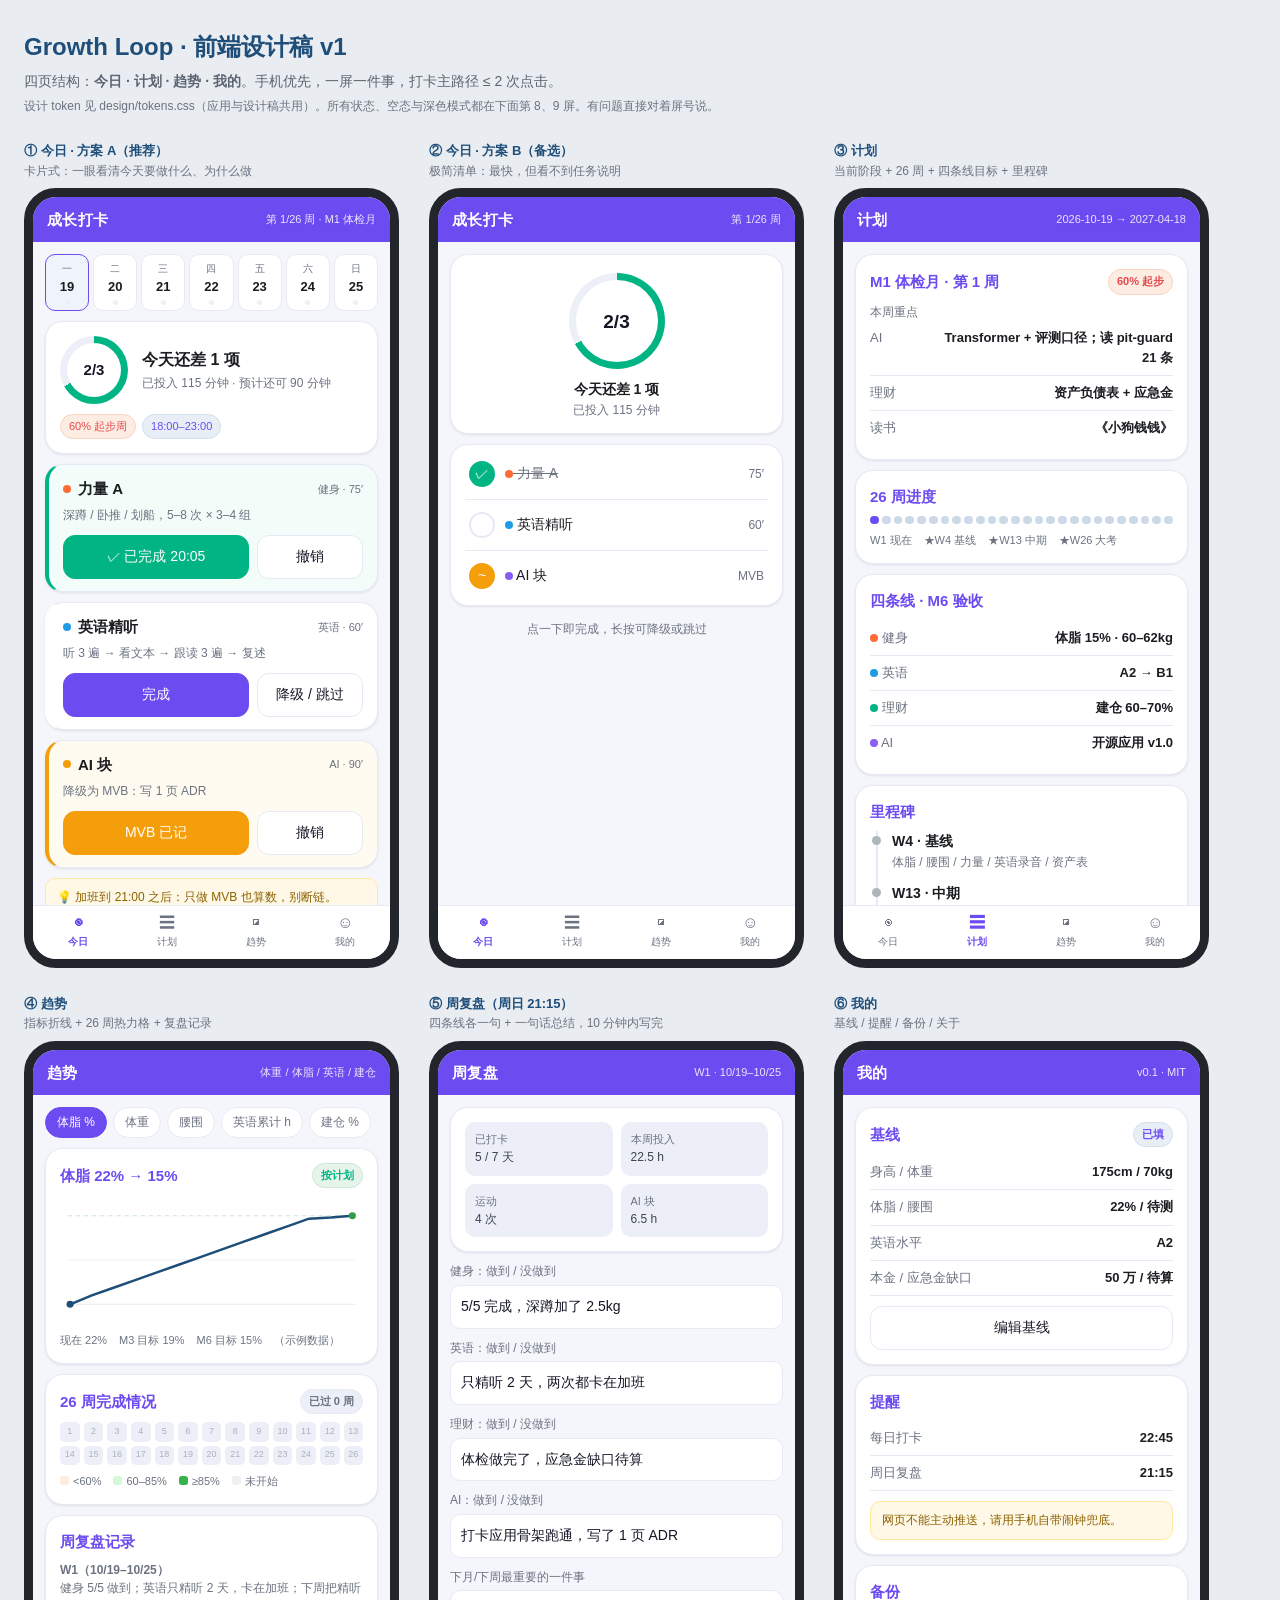
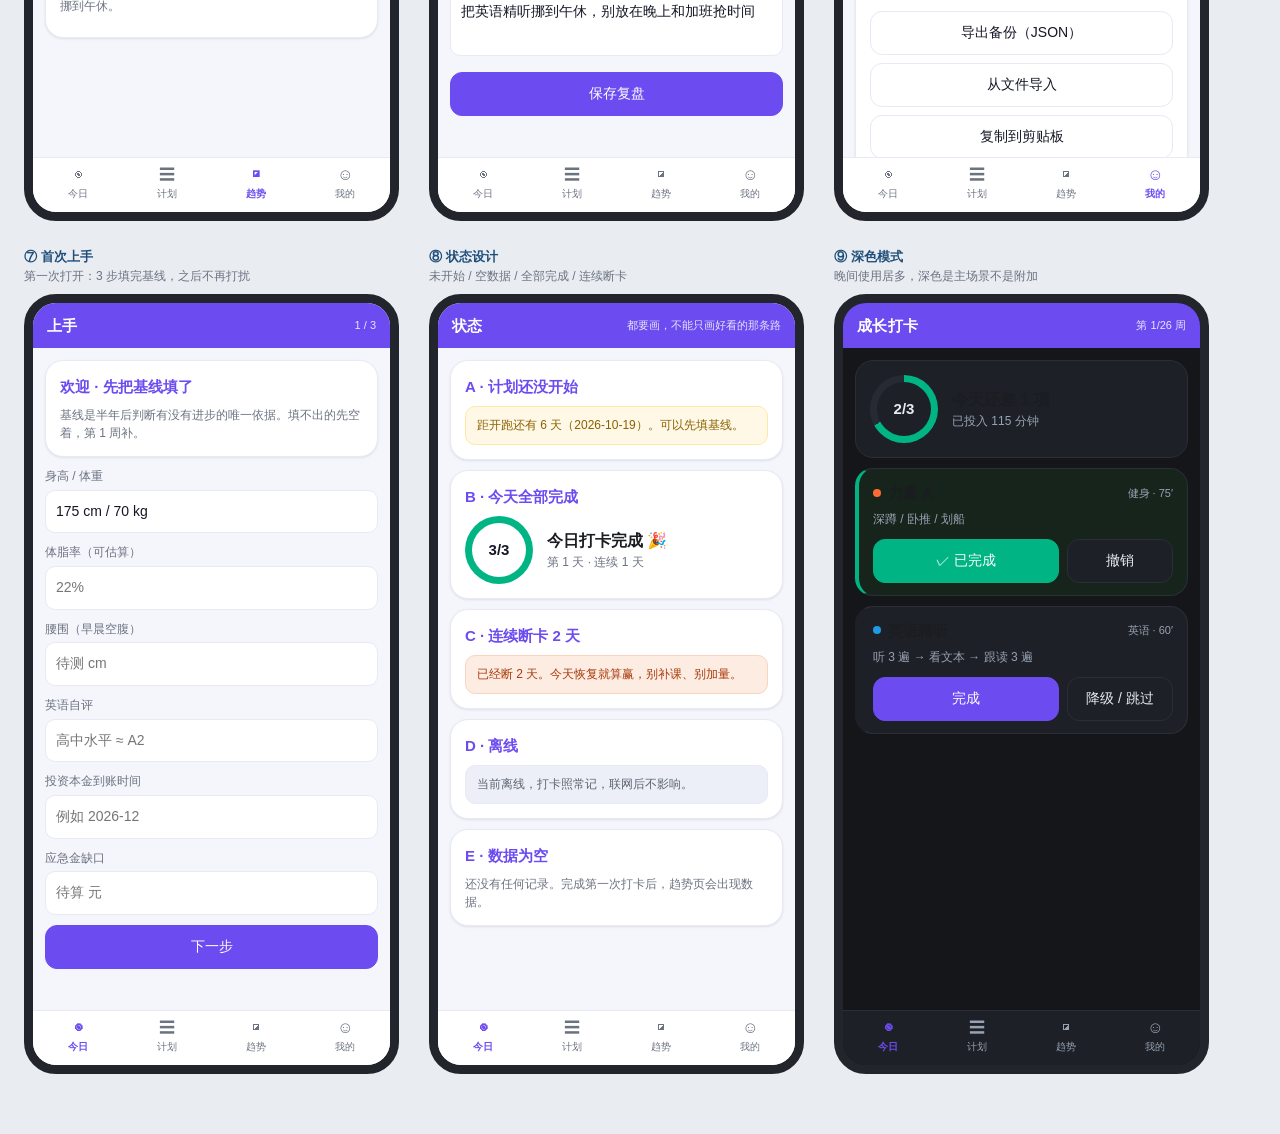
<file: design/mockup.html>
<!DOCTYPE html>
<html lang="zh-CN">
<head>
<meta charset="utf-8">
<meta name="viewport" content="width=device-width, initial-scale=1">
<title>Growth Loop · 前端设计稿 v1</title>
<link rel="stylesheet" href="tokens.css">
<link rel="stylesheet" href="themes.css">
<style>
  * { box-sizing: border-box; }
  body {
    margin: 0; padding: 28px 24px 60px;
    background: #e9edf2; color: #1b1d21;
    font: 14px/1.55 -apple-system, "PingFang SC", "Microsoft YaHei", Arial, sans-serif;
  }
  .board-head { max-width: 1500px; margin: 0 auto 26px; }
  .board-head h1 { font-size: 24px; margin: 0 0 6px; color: #1f4e79; }
  .board-head p { margin: 4px 0; color: #5b6470; }
  .board-head .k { font-size: 12px; color: #6b7280; }
  .grid { max-width: 1500px; margin: 0 auto; display: flex; flex-wrap: wrap; gap: 26px 30px; align-items: flex-start; }
  figure { margin: 0; }
  figcaption { margin-bottom: 8px; font-size: 13px; }
  figcaption b { color: #1f4e79; }
  figcaption span { display: block; color: #6b7280; font-size: 12px; }
  .scr {
    width: 375px; height: 780px; background: var(--bg);
    border: 9px solid #22262c; border-radius: 32px; overflow: hidden;
    display: flex; flex-direction: column;
  }
  .hd {
    display: flex; align-items: center; justify-content: space-between;
    background: var(--brand); color: #fff; padding: 11px 14px; flex: 0 0 auto;
  }
  .hd b { font-size: 15px; letter-spacing: .3px; }
  .hd i { font-style: normal; font-size: 11px; opacity: .85; }
  .bd { flex: 1 1 auto; padding: 12px; overflow: hidden; }
  .bd.scroll { overflow-y: auto; }
  .tabbar b s { font-size: 16px; }
  .badges { display: flex; flex-wrap: wrap; gap: 6px; margin: 0 0 10px; }
  .prog { display: flex; align-items: center; gap: 14px; }
  .prog .txt b { font-size: 16px; }
  .chart { width: 100%; height: 128px; display: block; }
  .chips { display: flex; gap: 6px; flex-wrap: wrap; margin-bottom: 10px; }
  .chip { font-size: 12px; padding: 5px 11px; border-radius: 999px; border: 1px solid var(--line); background: var(--card); color: var(--muted); }
  .chip.on { background: var(--brand); border-color: var(--brand); color: #fff; }
  .field { margin-bottom: 10px; }
  .field label { display: block; font-size: 12px; color: var(--muted); margin-bottom: 4px; }
  .field input, .field textarea {
    width: 100%; padding: 10px; border: 1px solid var(--line); border-radius: 10px;
    font: inherit; font-size: 14px; background: var(--card); color: var(--text);
  }
  .field textarea { min-height: 56px; resize: none; }
  .four { display: grid; grid-template-columns: 1fr 1fr; gap: 8px; }
  .mini {
    background: var(--fill); border-radius: 10px; padding: 9px 10px; font-size: 12px; color: #3d444d;
  }
  .mini b { display: block; font-size: 11px; color: var(--muted); font-weight: 500; }
  .kv { display: flex; justify-content: space-between; font-size: 13px; padding: 7px 0; border-bottom: 1px solid var(--line); }
  .kv:last-child { border-bottom: 0; }
  .kv span { color: var(--muted); }
  .banner { display: flex; gap: 8px; align-items: center; font-size: 12px; padding: 9px 11px; border-radius: 10px; background: #fff8e6; border: 1px solid #ffe8a3; color: #8a6100; }
  .tl { border-left: 2px solid var(--line); margin-left: 6px; padding-left: 14px; }
  .tl .it { position: relative; padding-bottom: 12px; }
  .tl .it::before { content: ""; position: absolute; left: -20px; top: 5px; width: 9px; height: 9px; border-radius: 50%; background: var(--brand); }
  .tl .it.w4::before { background: #adb5bd; }
  .legend { display: flex; gap: 12px; flex-wrap: wrap; font-size: 11px; color: var(--muted); margin-top: 8px; }
  .legend i { display: inline-block; width: 9px; height: 9px; border-radius: 3px; margin-right: 4px; }
</style>
</head>
<body>

<div class="board-head">
  <h1>Growth Loop · 前端设计稿 v1</h1>
  <p>四页结构：<b>今日 · 计划 · 趋势 · 我的</b>。手机优先，一屏一件事，打卡主路径 ≤ 2 次点击。</p>
  <p class="k">设计 token 见 design/tokens.css（应用与设计稿共用）。所有状态、空态与深色模式都在下面第 8、9 屏。有问题直接对着屏号说。</p>
</div>

<div class="grid">

  <!-- ① 今日 · 方案 A -->
  <figure>
    <figcaption><b>① 今日 · 方案 A（推荐）</b><span>卡片式：一眼看清今天要做什么、为什么做</span></figcaption>
    <div class="scr">
      <div class="hd"><b>成长打卡</b><i>第 1/26 周 · M1 体检月</i></div>
      <div class="bd">
        <div class="strip">
          <div class="d today"><i>一</i><b>19</b><span class="m"></span></div>
          <div class="d"><i>二</i><b>20</b><span class="m"></span></div>
          <div class="d"><i>三</i><b>21</b><span class="m"></span></div>
          <div class="d"><i>四</i><b>22</b><span class="m"></span></div>
          <div class="d"><i>五</i><b>23</b><span class="m"></span></div>
          <div class="d"><i>六</i><b>24</b><span class="m"></span></div>
          <div class="d"><i>日</i><b>25</b><span class="m"></span></div>
        </div>

        <div class="card" style="margin-top:10px">
          <div class="prog">
            <div class="ring" style="--p:67"><b>2/3</b></div>
            <div class="txt">
              <b>今天还差 1 项</b>
              <div class="sub" style="margin-top:2px">已投入 115 分钟 · 预计还可 90 分钟</div>
            </div>
          </div>
          <div class="badges" style="margin:10px 0 0">
            <span class="tag warn">60% 起步周</span>
            <span class="tag">18:00–23:00</span>
          </div>
        </div>

        <div class="task done">
          <div class="row">
            <div class="name"><span class="dot" style="background:var(--fitness)"></span>力量 A</div>
            <div class="meta">健身 · 75′</div>
          </div>
          <div class="hint">深蹲 / 卧推 / 划船，5–8 次 × 3–4 组</div>
          <div class="btns">
            <button class="btn on">✓ 已完成 20:05</button>
            <button class="btn ghost">撤销</button>
          </div>
        </div>

        <div class="task">
          <div class="row">
            <div class="name"><span class="dot" style="background:var(--english)"></span>英语精听</div>
            <div class="meta">英语 · 60′</div>
          </div>
          <div class="hint">听 3 遍 → 看文本 → 跟读 3 遍 → 复述</div>
          <div class="btns">
            <button class="btn primary">完成</button>
            <button class="btn ghost">降级 / 跳过</button>
          </div>
        </div>

        <div class="task mvb">
          <div class="row">
            <div class="name"><span class="dot" style="background:var(--mvb)"></span>AI 块</div>
            <div class="meta">AI · 90′</div>
          </div>
          <div class="hint">降级为 MVB：写 1 页 ADR</div>
          <div class="btns">
            <button class="btn on mvb">MVB 已记</button>
            <button class="btn ghost">撤销</button>
          </div>
        </div>

        <div class="banner">💡 加班到 21:00 之后：只做 MVB 也算数，别断链。</div>
      </div>
      <div class="tabbar">
        <b class="on"><s>◉</s>今日</b><b><s>☰</s>计划</b><b><s>◪</s>趋势</b><b><s>☺</s>我的</b>
      </div>
    </div>
  </figure>

  <!-- ② 今日 · 方案 B -->
  <figure>
    <figcaption><b>② 今日 · 方案 B（备选）</b><span>极简清单：最快，但看不到任务说明</span></figcaption>
    <div class="scr">
      <div class="hd"><b>成长打卡</b><i>第 1/26 周</i></div>
      <div class="bd">
        <div class="card" style="text-align:center">
          <div class="ring" style="--p:67; width:96px; height:96px; margin:4px auto 10px"><b style="font-size:19px">2/3</b></div>
          <b>今天还差 1 项</b>
          <div class="sub">已投入 115 分钟</div>
        </div>
        <div class="card" style="padding-top:4px; padding-bottom:4px">
          <div class="li done"><span class="ck">✓</span><span class="t"><span class="dot" style="background:var(--fitness)"></span> 力量 A</span><span class="meta sub">75′</span></div>
          <div class="li"><span class="ck">✓</span><span class="t"><span class="dot" style="background:var(--english)"></span> 英语精听</span><span class="meta sub">60′</span></div>
          <div class="li mvb"><span class="ck">~</span><span class="t"><span class="dot" style="background:var(--ai)"></span> AI 块</span><span class="meta sub">MVB</span></div>
        </div>
        <div class="sub" style="text-align:center; margin-top:14px">点一下即完成，长按可降级或跳过</div>
      </div>
      <div class="tabbar">
        <b class="on"><s>◉</s>今日</b><b><s>☰</s>计划</b><b><s>◪</s>趋势</b><b><s>☺</s>我的</b>
      </div>
    </div>
  </figure>

  <!-- ③ 计划 -->
  <figure>
    <figcaption><b>③ 计划</b><span>当前阶段 + 26 周 + 四条线目标 + 里程碑</span></figcaption>
    <div class="scr">
      <div class="hd"><b>计划</b><i>2026-10-19 → 2027-04-18</i></div>
      <div class="bd scroll">
        <div class="card">
          <div class="card-title">M1 体检月 · 第 1 周<span class="tag warn">60% 起步</span></div>
          <div class="sub">本周重点</div>
          <div class="kv"><span>AI</span><b style="text-align:right;max-width:230px">Transformer + 评测口径；读 pit-guard 21 条</b></div>
          <div class="kv"><span>理财</span><b style="text-align:right;max-width:230px">资产负债表 + 应急金</b></div>
          <div class="kv"><span>读书</span><b>《小狗钱钱》</b></div>
        </div>

        <div class="card">
          <div class="card-title">26 周进度</div>
          <div class="phase">
            <i class="now"></i><i class="p1"></i><i class="p1"></i><i class="p1"></i>
            <i class="p1"></i><i class="p1"></i><i class="p1"></i><i class="p1"></i><i class="p1"></i>
            <i class="p1"></i><i class="p1"></i><i class="p1"></i><i class="p1"></i>
            <i class="p1"></i><i class="p1"></i><i class="p1"></i><i class="p1"></i><i class="p1"></i>
            <i class="p1"></i><i class="p1"></i><i class="p1"></i><i class="p1"></i>
            <i class="p1"></i><i class="p1"></i><i class="p1"></i><i class="p1"></i>
          </div>
          <div class="legend"><span>W1 现在</span><span>★W4 基线</span><span>★W13 中期</span><span>★W26 大考</span></div>
        </div>

        <div class="card">
          <div class="card-title">四条线 · M6 验收</div>
          <div class="kv"><span><span class="dot" style="background:var(--fitness)"></span> 健身</span><b>体脂 15% · 60–62kg</b></div>
          <div class="kv"><span><span class="dot" style="background:var(--english)"></span> 英语</span><b>A2 → B1</b></div>
          <div class="kv"><span><span class="dot" style="background:var(--finance)"></span> 理财</span><b>建仓 60–70%</b></div>
          <div class="kv"><span><span class="dot" style="background:var(--ai)"></span> AI</span><b>开源应用 v1.0</b></div>
        </div>

        <div class="card">
          <div class="card-title">里程碑</div>
          <div class="tl">
            <div class="it w4"><b>W4 · 基线</b><div class="sub">体脂 / 腰围 / 力量 / 英语录音 / 资产表</div></div>
            <div class="it w4"><b>W13 · 中期</b><div class="sub">体脂 ≈21%；精听 ≥60h；IPS 定稿</div></div>
            <div class="it w4"><b>W26 · 大考</b><div class="sub">四条线验收 + 打卡应用开源发布</div></div>
          </div>
        </div>
      </div>
      <div class="tabbar">
        <b><s>◉</s>今日</b><b class="on"><s>☰</s>计划</b><b><s>◪</s>趋势</b><b><s>☺</s>我的</b>
      </div>
    </div>
  </figure>

  <!-- ④ 趋势 -->
  <figure>
    <figcaption><b>④ 趋势</b><span>指标折线 + 26 周热力格 + 复盘记录</span></figcaption>
    <div class="scr">
      <div class="hd"><b>趋势</b><i>体重 / 体脂 / 英语 / 建仓</i></div>
      <div class="bd scroll">
        <div class="chips">
          <span class="chip on">体脂 %</span><span class="chip">体重</span><span class="chip">腰围</span>
          <span class="chip">英语累计 h</span><span class="chip">建仓 %</span>
        </div>
        <div class="card">
          <div class="card-title">体脂 22% → 15%<span class="tag ok">按计划</span></div>
          <svg class="chart" viewBox="0 0 300 130" preserveAspectRatio="none">
            <line x1="8" y1="110" x2="292" y2="110" stroke="#e5e7eb"></line>
            <line x1="8" y1="65" x2="292" y2="65" stroke="#eef1f4"></line>
            <line x1="8" y1="20" x2="292" y2="20" stroke="#cbe8d4" stroke-dasharray="4 4"></line>
            <polyline fill="none" stroke="#1f4e79" stroke-width="2.5"
              points="10,110 31.5,101 53,93.2 74.5,85.4 96,77.6 117.5,69.8 139,62 160.5,54.2 182,46.4 203.5,38.6 225,30.8 246.5,23 268,21.8 289.5,20"></polyline>
            <circle cx="10" cy="110" r="3.5" fill="#1f4e79"></circle>
            <circle cx="289.5" cy="20" r="3.5" fill="#2f9e44"></circle>
          </svg>
          <div class="legend"><span>现在 22%</span><span>M3 目标 19%</span><span>M6 目标 15%</span><span class="muted">（示例数据）</span></div>
        </div>

        <div class="card">
          <div class="card-title">26 周完成情况<span class="tag muted">已过 0 周</span></div>
          <div class="grid26">
            <span class="gcell">1</span><span class="gcell">2</span><span class="gcell">3</span><span class="gcell">4</span>
            <span class="gcell">5</span><span class="gcell">6</span><span class="gcell">7</span><span class="gcell">8</span>
            <span class="gcell">9</span><span class="gcell">10</span><span class="gcell">11</span><span class="gcell">12</span><span class="gcell">13</span>
            <span class="gcell">14</span><span class="gcell">15</span><span class="gcell">16</span><span class="gcell">17</span>
            <span class="gcell">18</span><span class="gcell">19</span><span class="gcell">20</span><span class="gcell">21</span>
            <span class="gcell">22</span><span class="gcell">23</span><span class="gcell">24</span><span class="gcell">25</span><span class="gcell">26</span>
          </div>
          <div class="legend">
            <span><i style="background:#fdece1"></i>&lt;60%</span>
            <span><i style="background:#d3f9d8"></i>60–85%</span>
            <span><i style="background:#37b24d"></i>≥85%</span>
            <span><i style="background:#eef1f4"></i>未开始</span>
          </div>
        </div>

        <div class="card">
          <div class="card-title">周复盘记录</div>
          <div class="sub" style="margin-bottom:8px"><b>W1（10/19–10/25）</b><br>健身 5/5 做到；英语只精听 2 天，卡在加班；下周把精听挪到午休。</div>
        </div>
      </div>
      <div class="tabbar">
        <b><s>◉</s>今日</b><b><s>☰</s>计划</b><b class="on"><s>◪</s>趋势</b><b><s>☺</s>我的</b>
      </div>
    </div>
  </figure>

  <!-- ⑤ 周复盘 -->
  <figure>
    <figcaption><b>⑤ 周复盘（周日 21:15）</b><span>四条线各一句 + 一句话总结，10 分钟内写完</span></figcaption>
    <div class="scr">
      <div class="hd"><b>周复盘</b><i>W1 · 10/19–10/25</i></div>
      <div class="bd scroll">
        <div class="card">
          <div class="four">
            <div class="mini"><b>已打卡</b>5 / 7 天</div>
            <div class="mini"><b>本周投入</b>22.5 h</div>
            <div class="mini"><b>运动</b>4 次</div>
            <div class="mini"><b>AI 块</b>6.5 h</div>
          </div>
        </div>
        <div class="field"><label>健身：做到 / 没做到</label><input value="5/5 完成，深蹲加了 2.5kg"></div>
        <div class="field"><label>英语：做到 / 没做到</label><input value="只精听 2 天，两次都卡在加班"></div>
        <div class="field"><label>理财：做到 / 没做到</label><input value="体检做完了，应急金缺口待算"></div>
        <div class="field"><label>AI：做到 / 没做到</label><input value="打卡应用骨架跑通，写了 1 页 ADR"></div>
        <div class="field"><label>下月/下周最重要的一件事</label><textarea>把英语精听挪到午休，别放在晚上和加班抢时间</textarea></div>
        <button class="btn primary" style="width:100%">保存复盘</button>
      </div>
      <div class="tabbar">
        <b><s>◉</s>今日</b><b><s>☰</s>计划</b><b><s>◪</s>趋势</b><b><s>☺</s>我的</b>
      </div>
    </div>
  </figure>

  <!-- ⑥ 我的 -->
  <figure>
    <figcaption><b>⑥ 我的</b><span>基线 / 提醒 / 备份 / 关于</span></figcaption>
    <div class="scr">
      <div class="hd"><b>我的</b><i>v0.1 · MIT</i></div>
      <div class="bd scroll">
        <div class="card">
          <div class="card-title">基线<span class="tag">已填</span></div>
          <div class="kv"><span>身高 / 体重</span><b>175cm / 70kg</b></div>
          <div class="kv"><span>体脂 / 腰围</span><b>22% / 待测</b></div>
          <div class="kv"><span>英语水平</span><b>A2</b></div>
          <div class="kv"><span>本金 / 应急金缺口</span><b>50 万 / 待算</b></div>
          <button class="btn" style="width:100%;margin-top:10px">编辑基线</button>
        </div>
        <div class="card">
          <div class="card-title">提醒</div>
          <div class="kv"><span>每日打卡</span><b>22:45</b></div>
          <div class="kv"><span>周日复盘</span><b>21:15</b></div>
          <div class="banner" style="margin-top:10px">网页不能主动推送，请用手机自带闹钟兜底。</div>
        </div>
        <div class="card">
          <div class="card-title">备份</div>
          <button class="btn" style="width:100%;margin-bottom:8px">导出备份（JSON）</button>
          <button class="btn" style="width:100%;margin-bottom:8px">从文件导入</button>
          <button class="btn" style="width:100%">复制到剪贴板</button>
          <div class="sub" style="margin-top:8px">数据只在这台设备，建议每周日导出一次。</div>
        </div>
        <div class="card">
          <div class="card-title">关于</div>
          <div class="sub">Growth Loop v0.1 · 本地优先 · MIT 开源<br>github.com/&lt;你&gt;/growth-loop</div>
          <button class="btn" style="width:100%;margin-top:10px;color:var(--danger);border-color:#ffc9c9">清空所有数据</button>
        </div>
      </div>
      <div class="tabbar">
        <b><s>◉</s>今日</b><b><s>☰</s>计划</b><b><s>◪</s>趋势</b><b class="on"><s>☺</s>我的</b>
      </div>
    </div>
  </figure>

  <!-- ⑦ 上手 -->
  <figure>
    <figcaption><b>⑦ 首次上手</b><span>第一次打开：3 步填完基线，之后不再打扰</span></figcaption>
    <div class="scr">
      <div class="hd"><b>上手</b><i>1 / 3</i></div>
      <div class="bd scroll">
        <div class="card">
          <div class="card-title">欢迎 · 先把基线填了</div>
          <div class="sub">基线是半年后判断有没有进步的唯一依据。填不出的先空着，第 1 周补。</div>
        </div>
        <div class="field"><label>身高 / 体重</label><input value="175 cm / 70 kg"></div>
        <div class="field"><label>体脂率（可估算）</label><input placeholder="22%"></div>
        <div class="field"><label>腰围（早晨空腹）</label><input placeholder="待测 cm"></div>
        <div class="field"><label>英语自评</label><input placeholder="高中水平 ≈ A2"></div>
        <div class="field"><label>投资本金到账时间</label><input placeholder="例如 2026-12"></div>
        <div class="field"><label>应急金缺口</label><input placeholder="待算 元"></div>
        <button class="btn primary" style="width:100%">下一步</button>
      </div>
      <div class="tabbar">
        <b class="on"><s>◉</s>今日</b><b><s>☰</s>计划</b><b><s>◪</s>趋势</b><b><s>☺</s>我的</b>
      </div>
    </div>
  </figure>

  <!-- ⑧ 状态合集 -->
  <figure>
    <figcaption><b>⑧ 状态设计</b><span>未开始 / 空数据 / 全部完成 / 连续断卡</span></figcaption>
    <div class="scr">
      <div class="hd"><b>状态</b><i>都要画，不能只画好看的那条路</i></div>
      <div class="bd scroll">
        <div class="card">
          <div class="card-title">A · 计划还没开始</div>
          <div class="banner">距开跑还有 6 天（2026-10-19）。可以先填基线。</div>
        </div>
        <div class="card">
          <div class="card-title">B · 今天全部完成</div>
          <div class="prog">
            <div class="ring" style="--p:100"><b>3/3</b></div>
            <div class="txt"><b>今日打卡完成 🎉</b><div class="sub">第 1 天 · 连续 1 天</div></div>
          </div>
        </div>
        <div class="card">
          <div class="card-title">C · 连续断卡 2 天</div>
          <div class="banner" style="background:#fdece1;border-color:#f7d5c1;color:#a83a0c">
            已经断 2 天。今天恢复就算赢，别补课、别加量。
          </div>
        </div>
        <div class="card">
          <div class="card-title">D · 离线</div>
          <div class="banner" style="background:var(--fill);border-color:var(--line);color:#5b6470">
            当前离线，打卡照常记，联网后不影响。
          </div>
        </div>
        <div class="card">
          <div class="card-title">E · 数据为空</div>
          <div class="sub">还没有任何记录。完成第一次打卡后，趋势页会出现数据。</div>
        </div>
      </div>
      <div class="tabbar">
        <b class="on"><s>◉</s>今日</b><b><s>☰</s>计划</b><b><s>◪</s>趋势</b><b><s>☺</s>我的</b>
      </div>
    </div>
  </figure>

  <!-- ⑨ 深色模式 -->
  <figure>
    <figcaption><b>⑨ 深色模式</b><span>晚间使用居多，深色是主场景不是附加</span></figcaption>
    <div class="scr" data-theme="dark">
      <div class="hd"><b>成长打卡</b><i>第 1/26 周</i></div>
      <div class="bd">
        <div class="card">
          <div class="prog">
            <div class="ring" style="--p:67"><b>2/3</b></div>
            <div class="txt"><b>今天还差 1 项</b><div class="sub">已投入 115 分钟</div></div>
          </div>
        </div>
        <div class="task done">
          <div class="row"><div class="name"><span class="dot" style="background:var(--fitness)"></span>力量 A</div><div class="meta">健身 · 75′</div></div>
          <div class="hint">深蹲 / 卧推 / 划船</div>
          <div class="btns"><button class="btn on">✓ 已完成</button><button class="btn ghost">撤销</button></div>
        </div>
        <div class="task">
          <div class="row"><div class="name"><span class="dot" style="background:var(--english)"></span>英语精听</div><div class="meta">英语 · 60′</div></div>
          <div class="hint">听 3 遍 → 看文本 → 跟读 3 遍</div>
          <div class="btns"><button class="btn primary">完成</button><button class="btn ghost">降级 / 跳过</button></div>
        </div>
      </div>
      <div class="tabbar">
        <b class="on"><s>◉</s>今日</b><b><s>☰</s>计划</b><b><s>◪</s>趋势</b><b><s>☺</s>我的</b>
      </div>
    </div>
  </figure>

</div>

</body>
</html>
</file>
<file: design/tokens.css>
/* Growth Loop · 设计 tokens（应用与设计稿共用一份）
 * 改颜色只改这里；app.css 里不再写死色值。
 */
:root {
  /* 品牌与四条线 */
  --brand: #1f4e79;
  --brand-ink: #17395a;
  --fitness: #e8590c;
  --english: #1c7ed6;
  --finance: #2f9e44;
  --ai: #7048e8;

  /* 状态 */
  --ok: #2f9e44;
  --ok-bg: #f2fbf5;
  --mvb: #f59f00;
  --mvb-bg: #fffbf0;
  --skip: #868e96;
  --skip-bg: #f7f8f9;
  --danger: #c92a2a;
  --warn: #d9480f;

  /* 中性 */
  --bg: #f5f6f8;
  --card: #ffffff;
  --text: #1b1d21;
  --muted: #6b7280;
  --line: #e5e7eb;
  --fill: #eef1f4;

  /* 形状与节奏 */
  --r-card: 14px;
  --r-btn: 10px;
  --r-pill: 999px;
  --gap: 10px;
  --pad: 14px;
  --shadow: 0 1px 2px rgba(16, 24, 40, .04), 0 1px 3px rgba(16, 24, 40, .06);

  /* 字号 */
  --fs-h1: 18px;
  --fs-card: 15px;
  --fs-body: 14px;
  --fs-sub: 12px;
  --fs-tag: 11px;

  /* 触控 */
  --tap: 44px;
}

/* 深色模式（先在设计稿里定下来，应用后续跟进） */
[data-theme="dark"] {
  --bg: #14161a;
  --card: #1d2026;
  --text: #e9ecef;
  --muted: #98a2b3;
  --line: #2a2e36;
  --fill: #262b33;
  --ok-bg: #16241b;
  --mvb-bg: #2a2313;
  --skip-bg: #22262c;
  --shadow: none;
}

/* ---------------- 基础组件 ---------------- */
.card {
  background: var(--card);
  border: 1px solid var(--line);
  border-radius: var(--r-card);
  padding: var(--pad);
  margin-bottom: var(--gap);
  box-shadow: var(--shadow);
}
.card-title {
  font-size: var(--fs-card);
  font-weight: 600;
  color: var(--brand);
  margin: 0 0 8px;
  display: flex;
  align-items: center;
  justify-content: space-between;
}
[data-theme="dark"] .card-title { color: #8ab4e8; }

.tag {
  font-size: var(--fs-tag);
  padding: 3px 8px;
  border-radius: var(--r-pill);
  background: #e7eef6;
  color: var(--brand);
  border: 1px solid #d3e0ee;
  white-space: nowrap;
}
.tag.warn { background: #fdece1; color: var(--warn); border-color: #f7d5c1; }
.tag.ok { background: #e6f4ea; color: var(--ok); border-color: #cbe8d4; }
.tag.muted { background: var(--fill); color: var(--muted); border-color: var(--line); }

.dot { width: 8px; height: 8px; border-radius: 50%; display: inline-block; flex: 0 0 8px; }

.muted { color: var(--muted); }
.sub { font-size: var(--fs-sub); color: var(--muted); line-height: 1.5; }

/* 环形进度 */
.ring {
  position: relative;
  width: 68px; height: 68px;
  border-radius: 50%;
  background: conic-gradient(var(--ok) calc(var(--p, 0) * 1%), var(--fill) 0);
  flex: 0 0 68px;
}
.ring::before {
  content: ""; position: absolute; inset: 7px;
  background: var(--card); border-radius: 50%;
}
.ring b {
  position: absolute; inset: 0; display: grid; place-items: center;
  font-size: 15px; font-weight: 700; color: var(--text);
}

/* 顶部七天条带 */
.strip { display: flex; gap: 4px; }
.strip .d {
  flex: 1; text-align: center; padding: 6px 0 5px;
  border-radius: 10px; background: var(--card); border: 1px solid var(--line);
}
.strip .d i { display: block; font-style: normal; font-size: 10px; color: var(--muted); }
.strip .d b { display: block; font-size: 13px; }
.strip .d .m { display: block; width: 5px; height: 5px; border-radius: 50%; background: var(--fill); margin: 3px auto 0; }
.strip .d.today { border-color: var(--brand); background: #eef4fa; }
.strip .d.done .m { background: var(--ok); }
.strip .d.miss .m { background: var(--warn); }

/* 任务卡 */
.task {
  background: var(--card); border: 1px solid var(--line);
  border-left: 4px solid transparent;
  border-radius: var(--r-card); padding: 12px var(--pad);
  margin-bottom: var(--gap); box-shadow: var(--shadow);
}
.task.done { border-left-color: var(--ok); background: var(--ok-bg); }
.task.mvb  { border-left-color: var(--mvb); background: var(--mvb-bg); }
.task.skip { border-left-color: var(--skip); background: var(--skip-bg); }
.task .row { display: flex; justify-content: space-between; align-items: baseline; gap: 8px; }
.task .name { font-size: var(--fs-card); font-weight: 600; display: flex; align-items: center; gap: 7px; }
.task .meta { font-size: var(--fs-tag); color: var(--muted); white-space: nowrap; }
.task .hint { font-size: var(--fs-sub); color: var(--muted); margin: 6px 0 10px; }
.task .btns { display: flex; gap: 8px; }
.btn {
  flex: 1; min-height: var(--tap); padding: 10px 6px;
  border-radius: var(--r-btn); border: 1px solid var(--line);
  background: var(--card); color: var(--text); font-size: var(--fs-body);
  font-family: inherit;
}
.btn.primary { background: var(--brand); border-color: var(--brand); color: #fff; }
.btn.ghost { flex: 0 0 106px; }
.btn.on { background: var(--ok); border-color: var(--ok); color: #fff; }
.btn.on.mvb { background: var(--mvb); border-color: var(--mvb); color: #fff; }
.btn.on.skip { background: var(--skip); border-color: var(--skip); color: #fff; }
.stamp { font-size: var(--fs-tag); font-weight: 600; }
.stamp.done { color: var(--ok); }
.stamp.mvb { color: #b06d00; }
.stamp.skip { color: var(--skip); }

/* 极简版一行一项 */
.li {
  display: flex; align-items: center; gap: 10px;
  padding: 12px 4px; border-bottom: 1px solid var(--line);
}
.li:last-child { border-bottom: 0; }
.li .ck {
  width: 26px; height: 26px; border-radius: 50%;
  border: 2px solid var(--line); flex: 0 0 26px;
  display: grid; place-items: center; font-size: 14px; color: transparent;
}
.li.done .ck { background: var(--ok); border-color: var(--ok); color: #fff; }
.li.mvb .ck { background: var(--mvb); border-color: var(--mvb); color: #fff; }
.li .t { flex: 1; font-size: var(--fs-body); }
.li.done .t { color: var(--muted); text-decoration: line-through; }

/* 阶段进度条 */
.phase { display: flex; gap: 3px; }
.phase i {
  flex: 1; height: 8px; border-radius: var(--r-pill); background: var(--fill); font-style: normal;
}
.phase i.p1 { background: #cbd9e8; }
.phase i.p2 { background: #9fbcd8; }
.phase i.p3 { background: #6f9bc4; }
.phase i.now { background: var(--brand); }

/* 热力格 */
.grid26 { display: grid; grid-template-columns: repeat(13, 1fr); gap: 4px; }
.gcell {
  aspect-ratio: 1; border-radius: 5px; background: var(--fill);
  display: grid; place-items: center; font-size: 9px; color: #a9b1bb;
}
.gcell.l1 { background: #fdece1; color: #b35c1e; }
.gcell.l2 { background: #d3f9d8; color: #2b8a3e; }
.gcell.l3 { background: #8ce99a; color: #1b6b2c; }
.gcell.l4 { background: #37b24d; color: #fff; }

/* 底部 tab */
.tabbar {
  display: flex; border-top: 1px solid var(--line); background: var(--card);
  padding-bottom: env(safe-area-inset-bottom);
}
.tabbar b {
  flex: 1; text-align: center; padding: 9px 0 10px; font-size: 10px; font-weight: 500;
  color: var(--muted); display: flex; flex-direction: column; gap: 3px; align-items: center;
}
.tabbar b.on { color: var(--brand); font-weight: 700; }
.tabbar b s { text-decoration: none; font-size: 17px; line-height: 1; }
</file>
<file: design/themes.css>
/* Growth Loop · 活力风格包
 * 通过 <html data-style="energy|sport|neon"> 切换，与 data-theme="light|dark" 组合。
 * 加载顺序：tokens.css → themes.css → app.css（本文件覆盖 tokens 的同名变量）。
 * 三套都保证：渐变两端都足够深，白字在渐变上可读。
 */

/* ══════════════ A · 活力（默认）：靛蓝 → 亮蓝，薄荷绿收尾 ══════════════ */
:root,
[data-style="energy"] {
  --brand: #6c4cf1;
  --brand-2: #1e9be5;
  --brand-grad: linear-gradient(135deg, #6c4cf1 0%, #1e9be5 100%);
  --brand-tint: #efecfe;
  --brand-line: #dcd5fb;

  --ok: #00b583;
  --ok-bg: #f2fcf8;
  --ok-tint: #e6f8f2;
  --ok-line: #c2eedf;

  --mvb: #f59e0b;
  --mvb-bg: #fffbf0;
  --mvb-tint: #fef3c7;

  --warn: #e5484d;
  --warn-tint: #fdecec;
  --warn-line: #f8d2d3;

  --skip: #8a93a6;
  --skip-bg: #f5f6fa;

  --fitness: #ff6b35;
  --english: #1e9be5;
  --finance: #00b583;
  --ai: #8b5cf6;

  --bg: #f5f6fc;
  --card: #ffffff;
  --text: #151726;
  --muted: #6b7280;
  --line: #e7e9f5;
  --fill: #edeff8;

  --danger: #e5484d;
  --r-card: 18px;
  --r-btn: 12px;
  --glow: 0 6px 18px rgba(108, 76, 241, .26);
}

[data-theme="dark"][data-style="energy"],
[data-theme="dark"]:root {
  --brand: #8b7bff;
  --brand-2: #39b8f5;
  --brand-grad: linear-gradient(135deg, #6c4cf1 0%, #1e9be5 100%);
  --brand-tint: #241f45;
  --brand-line: #3a3170;

  --ok: #2bd9a8;
  --ok-bg: #12261f;
  --ok-tint: #12302a;
  --ok-line: #1e4a40;

  --mvb: #ffb84d;
  --mvb-bg: #2a2313;
  --mvb-tint: #3a2f14;

  --warn: #ff7a7f;
  --warn-tint: #3a2126;
  --warn-line: #5a2f36;

  --skip: #7b8399;
  --skip-bg: #22263a;

  --bg: #0f1120;
  --card: #1a1d33;
  --text: #eef0fa;
  --muted: #9aa3be;
  --line: #2a2f4a;
  --fill: #232842;

  --danger: #ff7a7f;
  --glow: 0 6px 22px rgba(108, 76, 241, .42);
}

/* ══════════════ B · 运动：珊瑚 → 洋红，冲一点 ══════════════ */
[data-style="sport"] {
  --brand: #ff4d2d;
  --brand-2: #e8388c;
  --brand-grad: linear-gradient(135deg, #ff4d2d 0%, #e8388c 100%);
  --brand-tint: #ffede9;
  --brand-line: #ffd3c9;

  --ok: #12b886;
  --ok-bg: #f2fcf8;
  --ok-tint: #e3f8f1;
  --ok-line: #bde9dc;

  --mvb: #ff9f1c;
  --mvb-bg: #fffaf0;
  --mvb-tint: #ffeecd;

  --warn: #e03131;
  --warn-tint: #fdecec;
  --warn-line: #f8d2d3;

  --skip: #96868c;
  --skip-bg: #f9f5f6;

  --fitness: #ff3b30;
  --english: #1c7ed6;
  --finance: #12b886;
  --ai: #7048e8;

  --bg: #fff7f5;
  --card: #ffffff;
  --text: #201316;
  --muted: #7a6b70;
  --line: #f2e4e0;
  --fill: #fbeff0;

  --danger: #e03131;
  --r-card: 18px;
  --r-btn: 12px;
  --glow: 0 6px 18px rgba(255, 77, 45, .28);
}

[data-theme="dark"][data-style="sport"] {
  --brand: #ff7a5c;
  --brand-2: #ff5ca8;
  --brand-grad: linear-gradient(135deg, #ff4d2d 0%, #e8388c 100%);
  --brand-tint: #3a1f22;
  --brand-line: #5c2f36;

  --ok: #2fd9a5;
  --ok-bg: #14261f;
  --ok-tint: #16302a;
  --ok-line: #265045;

  --mvb: #ffbc4d;
  --mvb-bg: #2c2213;
  --mvb-tint: #3d2f14;

  --warn: #ff7a7f;
  --warn-tint: #3a2023;
  --warn-line: #5c2f36;

  --skip: #8b7a80;
  --skip-bg: #2a1f23;

  --bg: #1a1113;
  --card: #241a1d;
  --text: #fbeeea;
  --muted: #b39aa0;
  --line: #3a2a2f;
  --fill: #2e2126;

  --danger: #ff7a7f;
  --glow: 0 6px 22px rgba(232, 56, 140, .4);
}

/* ══════════════ C · 霓虹：薄荷 → 电蓝，深色优先、带辉光 ══════════════ */
[data-style="neon"] {
  --brand: #00a97a;
  --brand-2: #0077ff;
  --brand-grad: linear-gradient(135deg, #00a97a 0%, #0077ff 100%);
  --brand-tint: #e6f7f2;
  --brand-line: #c2e9dd;

  --ok: #00a97a;
  --ok-bg: #f1fbf8;
  --ok-tint: #e2f6f1;
  --ok-line: #bfe8de;

  --mvb: #f0a500;
  --mvb-bg: #fffcef;
  --mvb-tint: #fdf1cd;

  --warn: #e5484d;
  --warn-tint: #fdecec;
  --warn-line: #f8d2d3;

  --skip: #8299a0;
  --skip-bg: #f3f8f8;

  --fitness: #ff7a45;
  --english: #1e88e5;
  --finance: #00a97a;
  --ai: #7c4dff;

  --bg: #f2fbf8;
  --card: #ffffff;
  --text: #0d2226;
  --muted: #5f7a7a;
  --line: #e2f0ec;
  --fill: #e9f5f1;

  --danger: #e5484d;
  --r-card: 18px;
  --r-btn: 12px;
  --glow: 0 6px 18px rgba(0, 169, 122, .26);
}

[data-theme="dark"][data-style="neon"] {
  --brand: #2be3b0;
  --brand-2: #33a1ff;
  --brand-grad: linear-gradient(135deg, #00c48f 0%, #0077ff 100%);
  --brand-tint: #10322e;
  --brand-line: #1d4f47;

  --ok: #2be3b0;
  --ok-bg: #0c2622;
  --ok-tint: #10322e;
  --ok-line: #1d4f47;

  --mvb: #ffc861;
  --mvb-bg: #262016;
  --mvb-tint: #362d17;

  --warn: #ff8589;
  --warn-tint: #341f26;
  --warn-line: #552f39;

  --skip: #6f8d92;
  --skip-bg: #12242a;

  --bg: #08151a;
  --card: #0f2027;
  --text: #e6fffa;
  --muted: #7fa8a5;
  --line: #17323a;
  --fill: #122a33;

  --danger: #ff8589;
  --glow: 0 0 22px rgba(43, 227, 176, .32);
}
</file>
